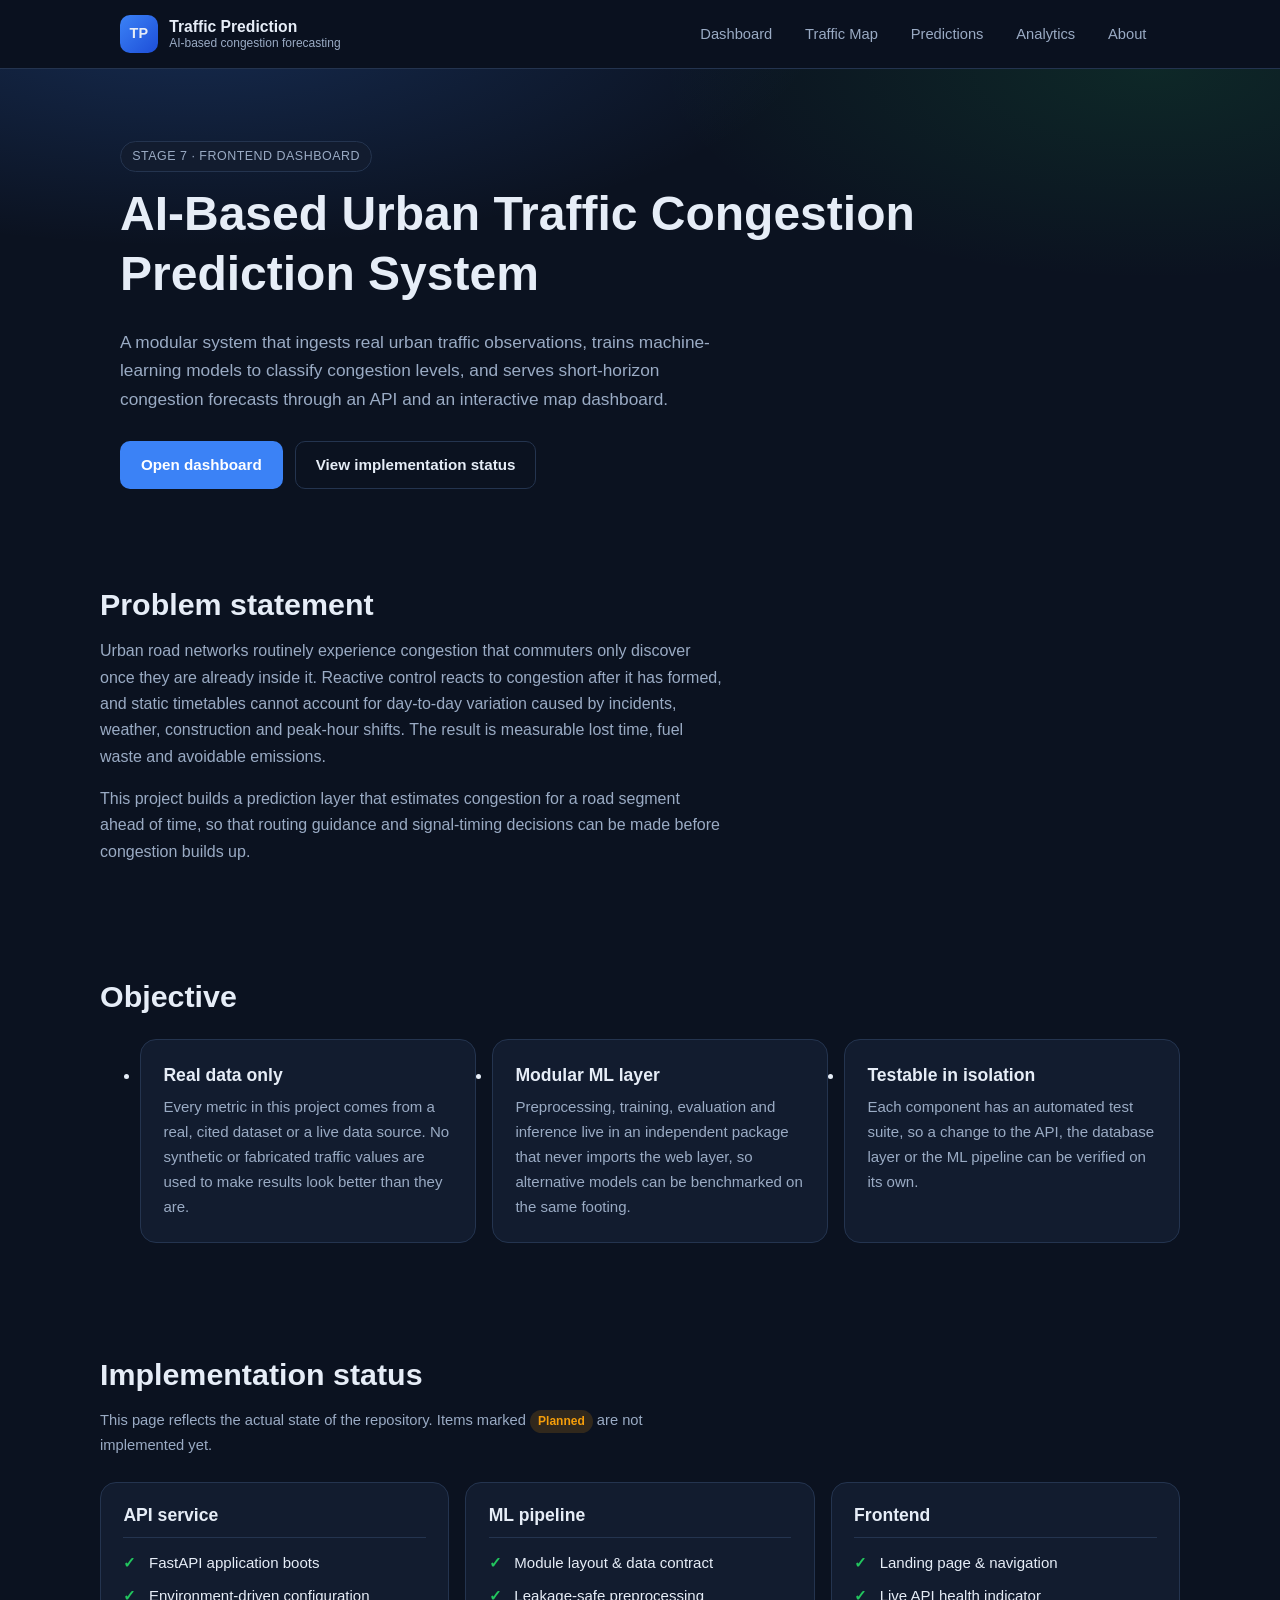
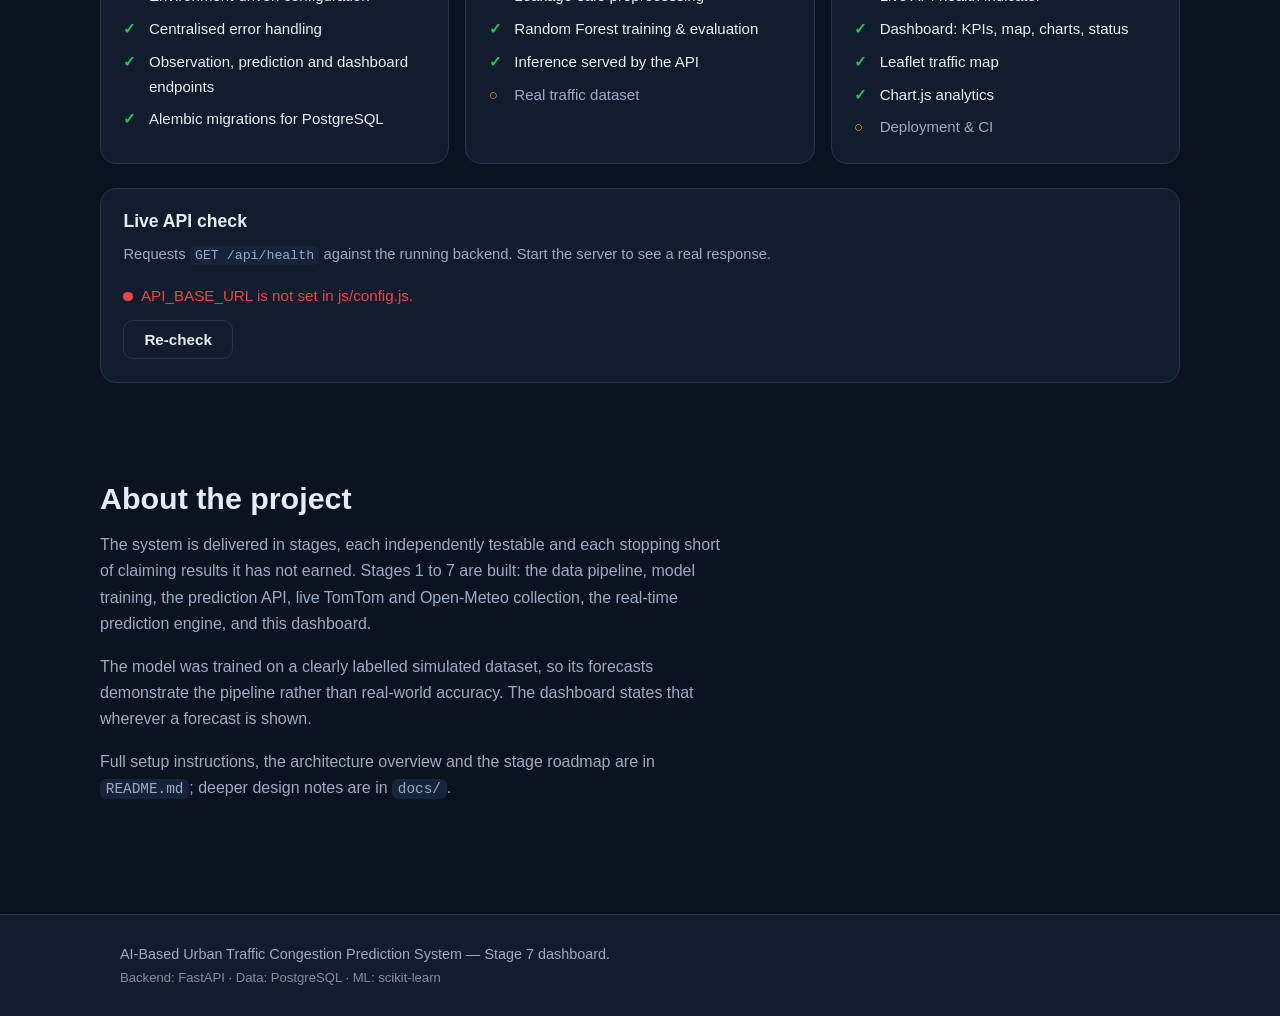
<file: frontend/index.html>
<!DOCTYPE html>
<html lang="en">
<head>
  <meta charset="UTF-8" />
  <meta name="viewport" content="width=device-width, initial-scale=1.0" />
  <title>AI-Based Urban Traffic Congestion Prediction System</title>
  <meta name="description"
        content="AI-based urban traffic congestion prediction system: API, ML pipeline and live traffic dashboard." />
  <link rel="stylesheet" href="css/style.css" />
</head>
<body>
  <a class="skip-link" href="#main-content">Skip to content</a>

  <header class="site-header">
    <div class="container header-inner">
      <a class="brand" href="index.html">
        <span class="brand-mark" aria-hidden="true">TP</span>
        <span class="brand-text">
          <strong>Traffic Prediction</strong>
          <small>AI-based congestion forecasting</small>
        </span>
      </a>

      <button class="nav-toggle" id="nav-toggle" aria-expanded="false" aria-controls="primary-nav">
        <span class="sr-only">Toggle navigation</span>
        <span class="nav-toggle-bar" aria-hidden="true"></span>
      </button>

      <nav class="primary-nav" id="primary-nav" aria-label="Primary">
        <ul>
          <li><a href="dashboard.html">Dashboard</a></li>
          <li><a href="dashboard.html#overview">Traffic Map</a></li>
          <li><a href="dashboard.html#predictions">Predictions</a></li>
          <li><a href="dashboard.html#analytics">Analytics</a></li>
          <li><a href="#about">About</a></li>
        </ul>
      </nav>
    </div>
  </header>

  <main id="main-content">
    <section class="hero">
      <div class="container">
        <p class="eyebrow">Stage 7 &middot; Frontend dashboard</p>
        <h1>AI-Based Urban Traffic Congestion Prediction System</h1>
        <p class="lead">
          A modular system that ingests real urban traffic observations, trains machine-learning
          models to classify congestion levels, and serves short-horizon congestion forecasts
          through an API and an interactive map dashboard.
        </p>

        <div class="hero-actions">
          <a class="button button--primary" href="dashboard.html">Open dashboard</a>
          <a class="button button--ghost" href="#status">View implementation status</a>
        </div>
      </div>
    </section>

    <section class="container section" aria-labelledby="problem-heading">
      <h2 id="problem-heading">Problem statement</h2>
      <p>
        Urban road networks routinely experience congestion that commuters only discover
        once they are already inside it. Reactive control reacts to congestion after it has
        formed, and static timetables cannot account for day-to-day variation caused by
        incidents, weather, construction and peak-hour shifts. The result is measurable
        lost time, fuel waste and avoidable emissions.
      </p>
      <p>
        This project builds a prediction layer that estimates congestion for a road segment
        ahead of time, so that routing guidance and signal-timing decisions can be made
        before congestion builds up.
      </p>
    </section>

    <section class="container section" aria-labelledby="objective-heading">
      <h2 id="objective-heading">Objective</h2>
      <ul class="feature-grid">
        <li class="feature-card">
          <h3>Real data only</h3>
          <p>
            Every metric in this project comes from a real, cited dataset or a live data
            source. No synthetic or fabricated traffic values are used to make results look
            better than they are.
          </p>
        </li>
        <li class="feature-card">
          <h3>Modular ML layer</h3>
          <p>
            Preprocessing, training, evaluation and inference live in an independent package
            that never imports the web layer, so alternative models can be benchmarked on the
            same footing.
          </p>
        </li>
        <li class="feature-card">
          <h3>Testable in isolation</h3>
          <p>
            Each component has an automated test suite, so a change to the API, the database
            layer or the ML pipeline can be verified on its own.
          </p>
        </li>
      </ul>
    </section>

    <section class="container section" id="status" aria-labelledby="status-heading">
      <h2 id="status-heading">Implementation status</h2>
      <p class="section-note">
        This page reflects the actual state of the repository. Items marked
        <span class="badge badge--planned">Planned</span> are not implemented yet.
      </p>

      <div class="status-grid">
        <div class="status-card">
          <h3>API service</h3>
          <ul class="checklist">
            <li class="done">FastAPI application boots</li>
            <li class="done">Environment-driven configuration</li>
            <li class="done">Centralised error handling</li>
            <li class="done">Observation, prediction and dashboard endpoints</li>
            <li class="done">Alembic migrations for PostgreSQL</li>
          </ul>
        </div>

        <div class="status-card">
          <h3>ML pipeline</h3>
          <ul class="checklist">
            <li class="done">Module layout &amp; data contract</li>
            <li class="done">Leakage-safe preprocessing</li>
            <li class="done">Random Forest training &amp; evaluation</li>
            <li class="done">Inference served by the API</li>
            <li class="pending">Real traffic dataset</li>
          </ul>
        </div>

        <div class="status-card">
          <h3>Frontend</h3>
          <ul class="checklist">
            <li class="done">Landing page &amp; navigation</li>
            <li class="done">Live API health indicator</li>
            <li class="done">Dashboard: KPIs, map, charts, status</li>
            <li class="done">Leaflet traffic map</li>
            <li class="done">Chart.js analytics</li>
            <li class="pending">Deployment &amp; CI</li>
          </ul>
        </div>
      </div>

      <div class="api-check" id="api-check">
        <h3>Live API check</h3>
        <p class="section-note">
          Requests <code>GET <span id="api-health-url">/api/health</span></code> against the
          running backend. Start the server to see a real response.
        </p>
        <p class="api-check-status" id="api-status" data-state="idle" role="status" aria-live="polite">
          Checking API status&hellip;
        </p>
        <pre class="api-check-output" id="api-output" hidden></pre>
        <button class="button button--ghost" id="api-retry" type="button">Re-check</button>
      </div>
    </section>

    <section class="container section" id="about" aria-labelledby="about-heading">
      <h2 id="about-heading">About the project</h2>
      <p>
        The system is delivered in stages, each independently testable and each stopping
        short of claiming results it has not earned. Stages 1 to 7 are built: the data
        pipeline, model training, the prediction API, live TomTom and Open-Meteo
        collection, the real-time prediction engine, and this dashboard.
      </p>
      <p>
        The model was trained on a clearly labelled simulated dataset, so its forecasts
        demonstrate the pipeline rather than real-world accuracy. The dashboard states
        that wherever a forecast is shown.
      </p>
      <p>
        Full setup instructions, the architecture overview and the stage roadmap are in
        <code>README.md</code>; deeper design notes are in <code>docs/</code>.
      </p>
    </section>
  </main>

  <footer class="site-footer">
    <div class="container">
      <p>
        AI-Based Urban Traffic Congestion Prediction System &mdash; Stage 7 dashboard.
        <span class="footer-muted">Backend: FastAPI &middot; Data: PostgreSQL &middot; ML: scikit-learn</span>
      </p>
    </div>
  </footer>

  <script src="js/config.js"></script>
  <script src="js/app.js"></script>
</body>
</html>
</file>
<file: frontend/css/style.css>
/* ==========================================================================
   AI-Based Urban Traffic Congestion Prediction System
   Stylesheet for the Phase 1 foundation (landing page + navigation shell).
   ========================================================================== */

:root {
  --color-bg: #0b1220;
  --color-bg-elevated: #121c2f;
  --color-bg-subtle: #17233a;
  --color-border: #24344f;
  --color-text: #e6edf7;
  --color-text-muted: #9aabc4;
  --color-primary: #3b82f6;
  --color-primary-dark: #1d4ed8;
  --color-success: #22c55e;
  --color-warning: #f59e0b;
  --color-danger: #ef4444;
  --radius-sm: 6px;
  --radius-md: 10px;
  --radius-lg: 16px;
  --shadow-md: 0 8px 24px rgba(0, 0, 0, 0.35);
  --font-sans: "Segoe UI", Roboto, "Helvetica Neue", Arial, sans-serif;
  --font-mono: "Cascadia Mono", Consolas, "Courier New", monospace;
  --max-width: 1080px;
}

*,
*::before,
*::after {
  box-sizing: border-box;
}

html {
  scroll-behavior: smooth;
}

body {
  margin: 0;
  background-color: var(--color-bg);
  color: var(--color-text);
  font-family: var(--font-sans);
  font-size: 16px;
  line-height: 1.65;
  -webkit-font-smoothing: antialiased;
}

h1,
h2,
h3 {
  line-height: 1.25;
  margin: 0 0 0.5em;
  font-weight: 650;
}

h1 {
  font-size: clamp(1.9rem, 4.2vw, 3rem);
}

h2 {
  font-size: clamp(1.4rem, 2.6vw, 1.9rem);
}

h3 {
  font-size: 1.1rem;
}

p {
  margin: 0 0 1rem;
}

a {
  color: var(--color-primary);
  text-decoration: none;
}

a:hover,
a:focus-visible {
  text-decoration: underline;
}

code {
  font-family: var(--font-mono);
  font-size: 0.9em;
  background-color: var(--color-bg-subtle);
  padding: 0.15em 0.4em;
  border-radius: var(--radius-sm);
}

.container {
  width: 100%;
  max-width: var(--max-width);
  margin: 0 auto;
  padding: 0 1.25rem;
}

.sr-only {
  position: absolute;
  width: 1px;
  height: 1px;
  padding: 0;
  margin: -1px;
  overflow: hidden;
  clip: rect(0, 0, 0, 0);
  white-space: nowrap;
  border: 0;
}

.skip-link {
  position: absolute;
  left: -9999px;
  top: 0;
  background: var(--color-primary);
  color: #fff;
  padding: 0.6rem 1rem;
  z-index: 100;
}

.skip-link:focus {
  left: 0;
}

/* --------------------------------------------------------------- Header */

.site-header {
  position: sticky;
  top: 0;
  z-index: 50;
  background-color: rgba(11, 18, 32, 0.92);
  border-bottom: 1px solid var(--color-border);
  backdrop-filter: blur(8px);
}

.header-inner {
  display: flex;
  align-items: center;
  justify-content: space-between;
  gap: 1rem;
  min-height: 68px;
}

.brand {
  display: flex;
  align-items: center;
  gap: 0.7rem;
  color: var(--color-text);
}

.brand:hover {
  text-decoration: none;
}

.brand-mark {
  display: grid;
  place-items: center;
  width: 38px;
  height: 38px;
  border-radius: var(--radius-md);
  background: linear-gradient(135deg, var(--color-primary), var(--color-primary-dark));
  font-weight: 700;
  font-size: 0.9rem;
  letter-spacing: 0.02em;
}

.brand-text {
  display: flex;
  flex-direction: column;
  line-height: 1.25;
}

.brand-text strong {
  font-size: 0.98rem;
}

.brand-text small {
  color: var(--color-text-muted);
  font-size: 0.75rem;
}

.nav-toggle {
  display: none;
  width: 42px;
  height: 38px;
  background-color: var(--color-bg-subtle);
  border: 1px solid var(--color-border);
  border-radius: var(--radius-sm);
  cursor: pointer;
}

.nav-toggle-bar,
.nav-toggle-bar::before,
.nav-toggle-bar::after {
  display: block;
  width: 18px;
  height: 2px;
  margin: 0 auto;
  background-color: var(--color-text);
  content: "";
  position: relative;
}

.nav-toggle-bar::before {
  top: -6px;
}

.nav-toggle-bar::after {
  top: 4px;
}

.primary-nav ul {
  display: flex;
  gap: 0.35rem;
  list-style: none;
  margin: 0;
  padding: 0;
}

.primary-nav a {
  display: inline-block;
  padding: 0.5rem 0.85rem;
  border-radius: var(--radius-sm);
  color: var(--color-text-muted);
  font-size: 0.92rem;
  font-weight: 500;
}

.primary-nav a:hover,
.primary-nav a:focus-visible {
  background-color: var(--color-bg-subtle);
  color: var(--color-text);
  text-decoration: none;
}

.primary-nav a[aria-current="page"] {
  background-color: rgba(59, 130, 246, 0.16);
  color: var(--color-text);
}

.nav-link--planned {
  cursor: not-allowed;
  opacity: 0.55;
}

.nav-link--planned::after {
  content: " ·";
  color: var(--color-warning);
}

/* ----------------------------------------------------------------- Hero */

.hero {
  padding: 4.5rem 0 3rem;
  background:
    radial-gradient(900px 320px at 15% -10%, rgba(59, 130, 246, 0.22), transparent 70%),
    radial-gradient(700px 300px at 90% 0%, rgba(34, 197, 94, 0.12), transparent 70%);
}

.eyebrow {
  display: inline-block;
  margin-bottom: 0.75rem;
  padding: 0.25rem 0.7rem;
  border: 1px solid var(--color-border);
  border-radius: 999px;
  background-color: var(--color-bg-elevated);
  color: var(--color-text-muted);
  font-size: 0.78rem;
  letter-spacing: 0.04em;
  text-transform: uppercase;
}

.lead {
  max-width: 62ch;
  color: var(--color-text-muted);
  font-size: 1.08rem;
}

.hero-actions {
  display: flex;
  flex-wrap: wrap;
  gap: 0.75rem;
  margin-top: 1.75rem;
}

/* -------------------------------------------------------------- Buttons */

.button {
  display: inline-block;
  padding: 0.65rem 1.25rem;
  border: 1px solid transparent;
  border-radius: var(--radius-md);
  font-size: 0.95rem;
  font-weight: 600;
  cursor: pointer;
  transition: transform 0.12s ease, background-color 0.12s ease;
}

.button:hover {
  text-decoration: none;
  transform: translateY(-1px);
}

.button:disabled {
  opacity: 0.55;
  cursor: not-allowed;
  transform: none;
}

.button--primary {
  background-color: var(--color-primary);
  color: #fff;
}

.button--primary:hover {
  background-color: var(--color-primary-dark);
}

.button--ghost {
  border-color: var(--color-border);
  background-color: transparent;
  color: var(--color-text);
}

.button--ghost:hover {
  background-color: var(--color-bg-subtle);
}

/* ------------------------------------------------------------- Sections */

.section {
  padding: 3rem 0;
}

.section > p {
  max-width: 70ch;
  color: var(--color-text-muted);
}

.section-note {
  color: var(--color-text-muted);
  font-size: 0.92rem;
}

.feature-grid,
.status-grid {
  display: grid;
  gap: 1rem;
  grid-template-columns: repeat(auto-fit, minmax(260px, 1fr));
  margin-top: 1.5rem;
}

.feature-card,
.status-card,
.api-check {
  background-color: var(--color-bg-elevated);
  border: 1px solid var(--color-border);
  border-radius: var(--radius-lg);
  padding: 1.4rem;
}

.feature-card h3,
.status-card h3 {
  color: var(--color-text);
}

.feature-card p {
  margin: 0;
  color: var(--color-text-muted);
  font-size: 0.94rem;
}

.status-card h3 {
  margin-bottom: 0.85rem;
  padding-bottom: 0.6rem;
  border-bottom: 1px solid var(--color-border);
}

/* ------------------------------------------------------------ Checklists */

.checklist {
  list-style: none;
  margin: 0;
  padding: 0;
  display: grid;
  gap: 0.5rem;
}

.checklist li {
  position: relative;
  padding-left: 1.6rem;
  font-size: 0.94rem;
  color: var(--color-text-muted);
}

.checklist li::before {
  position: absolute;
  left: 0;
  top: 0;
  font-weight: 700;
}

.checklist li.done {
  color: var(--color-text);
}

.checklist li.done::before {
  content: "\2713";
  color: var(--color-success);
}

.checklist li.pending::before {
  content: "\25CB";
  color: var(--color-warning);
}

.checklist--documented li {
  color: var(--color-text-muted);
}

.badge {
  display: inline-block;
  padding: 0.1rem 0.5rem;
  border-radius: 999px;
  font-size: 0.75rem;
  font-weight: 600;
}

.badge--planned {
  background-color: rgba(245, 158, 11, 0.16);
  color: var(--color-warning);
}

/* ------------------------------------------------------------ API check */

.api-check {
  margin-top: 1.5rem;
}

.api-check-status {
  margin: 0.75rem 0;
  font-size: 0.95rem;
  font-weight: 500;
}

.api-check-status::before {
  display: inline-block;
  width: 0.6rem;
  height: 0.6rem;
  margin-right: 0.5rem;
  border-radius: 50%;
  background-color: var(--color-text-muted);
  content: "";
  vertical-align: middle;
}

.api-check-status[data-state="ok"] {
  color: var(--color-success);
}

.api-check-status[data-state="ok"]::before {
  background-color: var(--color-success);
}

.api-check-status[data-state="error"] {
  color: var(--color-danger);
}

.api-check-status[data-state="error"]::before {
  background-color: var(--color-danger);
}

.api-check-status[data-state="pending"]::before {
  background-color: var(--color-warning);
  animation: pulse 1.1s ease-in-out infinite;
}

@keyframes pulse {
  0%, 100% { opacity: 1; }
  50% { opacity: 0.3; }
}

.api-check-output,
.code-block {
  overflow-x: auto;
  padding: 0.9rem 1rem;
  border: 1px solid var(--color-border);
  border-radius: var(--radius-md);
  background-color: var(--color-bg);
  color: var(--color-text-muted);
  font-family: var(--font-mono);
  font-size: 0.85rem;
  line-height: 1.55;
}

/* -------------------------------------------------------------- Callout */

.callout {
  padding: 1.25rem 1.4rem;
  border: 1px solid var(--color-border);
  border-left-width: 4px;
  border-radius: var(--radius-md);
  background-color: var(--color-bg-elevated);
  margin: 1.5rem 0 2rem;
}

.callout h2 {
  margin-top: 0;
  font-size: 1.2rem;
}

.callout--warning {
  border-left-color: var(--color-warning);
}

.callout--warning h2 {
  color: var(--color-warning);
}

.callout p:last-child {
  margin-bottom: 0;
}

/* ---------------------------------------------------------------- Toast */

.toast {
  position: fixed;
  left: 50%;
  bottom: 1.75rem;
  transform: translate(-50%, 150%);
  max-width: min(92vw, 460px);
  padding: 0.85rem 1.2rem;
  border: 1px solid var(--color-border);
  border-radius: var(--radius-md);
  background-color: var(--color-bg-elevated);
  box-shadow: var(--shadow-md);
  color: var(--color-text);
  font-size: 0.92rem;
  opacity: 0;
  transition: transform 0.25s ease, opacity 0.25s ease;
  z-index: 100;
}

.toast.is-visible {
  transform: translate(-50%, 0);
  opacity: 1;
}

/* --------------------------------------------------------------- Footer */

.site-footer {
  margin-top: 3rem;
  padding: 1.75rem 0;
  border-top: 1px solid var(--color-border);
  background-color: var(--color-bg-elevated);
  color: var(--color-text-muted);
  font-size: 0.9rem;
}

.site-footer p {
  margin: 0;
}

.footer-muted {
  display: block;
  font-size: 0.82rem;
  opacity: 0.8;
}

/* --------------------------------------------------------- Responsive */

@media (max-width: 760px) {
  .nav-toggle {
    display: block;
  }

  .primary-nav {
    display: none;
    position: absolute;
    top: 100%;
    left: 0;
    right: 0;
    background-color: var(--color-bg-elevated);
    border-bottom: 1px solid var(--color-border);
    padding: 0.75rem 1.25rem 1rem;
  }

  .primary-nav.is-open {
    display: block;
  }

  .primary-nav ul {
    flex-direction: column;
    gap: 0.15rem;
  }

  .primary-nav a {
    display: block;
    padding: 0.7rem 0.5rem;
  }

  .hero {
    padding: 3rem 0 2rem;
  }
}

@media (prefers-reduced-motion: reduce) {
  html {
    scroll-behavior: auto;
  }

  *,
  *::before,
  *::after {
    animation-duration: 0.01ms !important;
    animation-iteration-count: 1 !important;
    transition-duration: 0.01ms !important;
  }
}
</file>
